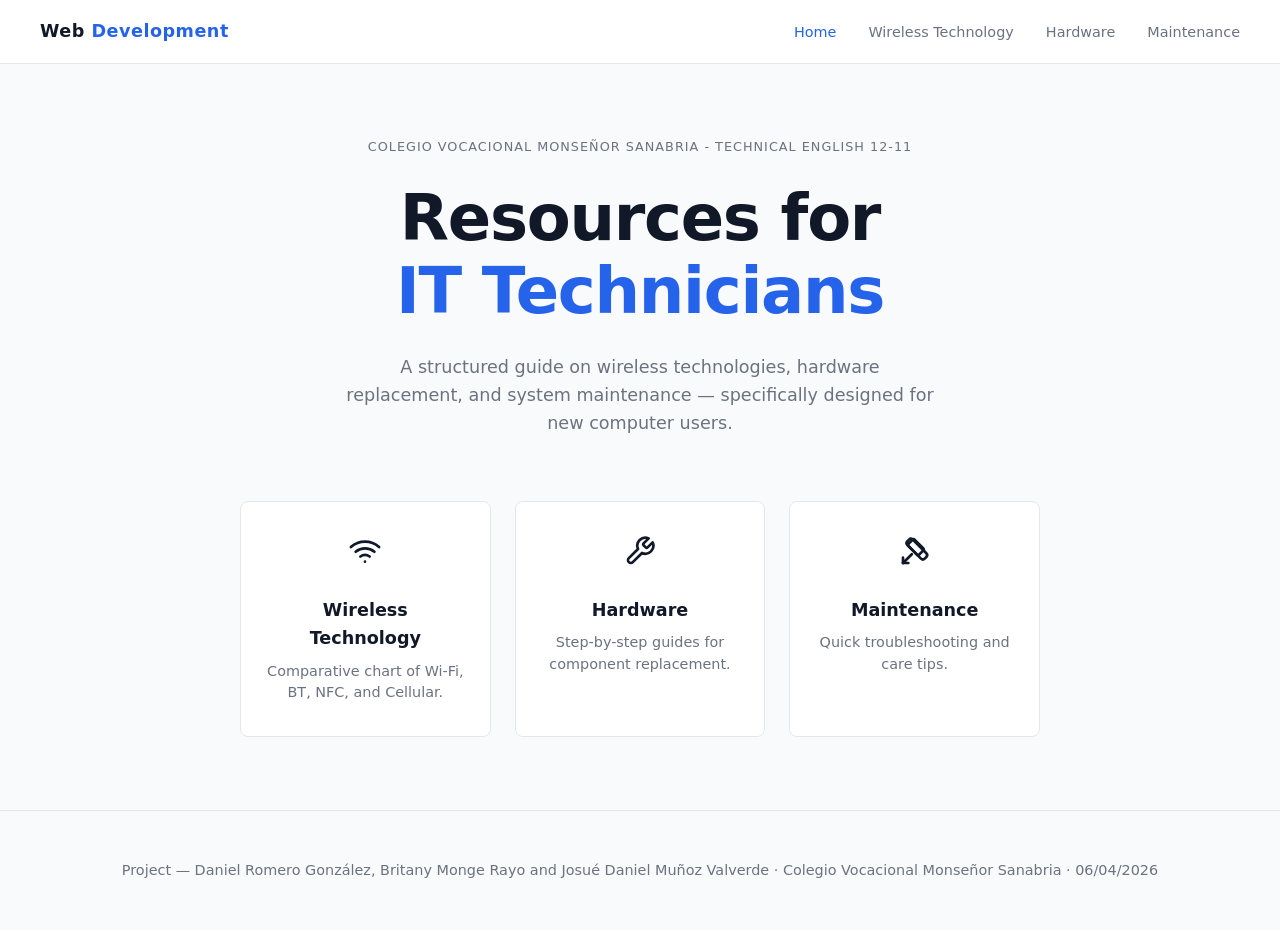
<file: index.html>
<!DOCTYPE html>
<html lang="en">

<head>
  <meta charset="UTF-8" />
  <meta name="viewport" content="width=device-width, initial-scale=1.0" />
  <meta name="description"
    content="IT Technician Resource Hub — A professional guide for new users covering wireless technology, hardware replacement, and system maintenance." />
  <title>IT Technician Resource Hub</title>
  <link rel="stylesheet" href="css/styles.css" />
</head>

<body>

  <!-- NAVIGATION -->
  <nav class="barra-navegacion">
    <span class="nav-logo">Web <span class="acento">Development</span></span>
    <input type="checkbox" id="nav-toggle" class="nav-toggle">
    <label for="nav-toggle" class="nav-toggle-etiqueta">
      <span></span>
    </label>
    <ul class="nav-enlaces">
      <li><a href="index.html" class="activo">Home</a></li>
      <li><a href="pages/wireless.html">Wireless Technology</a></li>
      <li><a href="pages/hardware.html">Hardware</a></li>
      <li><a href="pages/maintenance.html">Maintenance</a></li>
    </ul>
  </nav>

  <!-- SECTION: HOME (HERO) -->
  <section class="hero">
    <div class="hero-contenido">
      <p class="hero-etiqueta">Colegio Vocacional Monseñor Sanabria - Technical English 12-11</p>
      <h1>Resources for<br /><span class="acento">IT Technicians</span></h1>
      <p class="hero-subtitulo">A structured guide on wireless technologies, hardware replacement, and system
        maintenance — specifically designed for new computer users.</p>

      <!-- NAVIGATION CARDS -->
      <div class="cuadricula-tarjetas">
        <a href="pages/wireless.html" class="tarjeta">
          <div class="tarjeta-icono"><svg width="32" height="32" viewBox="0 0 24 24" fill="none" stroke="currentColor" stroke-width="2" stroke-linecap="round" stroke-linejoin="round"><path d="M5 12.55a11 11 0 0 1 14.08 0"></path><path d="M1.42 9a16 16 0 0 1 21.16 0"></path><path d="M8.53 16.11a6 6 0 0 1 6.95 0"></path><line x1="12" y1="20" x2="12.01" y2="20"></line></svg></div>
          <h3>Wireless Technology</h3>
          <p>Comparative chart of Wi-Fi, BT, NFC, and Cellular.</p>
        </a>
        <a href="pages/hardware.html" class="tarjeta">
          <div class="tarjeta-icono"><svg width="32" height="32" viewBox="0 0 24 24" fill="none" stroke="currentColor" stroke-width="2" stroke-linecap="round" stroke-linejoin="round"><path d="M14.7 6.3a1 1 0 0 0 0 1.4l1.6 1.6a1 1 0 0 0 1.4 0l3.77-3.77a6 6 0 0 1-7.94 7.94l-6.91 6.91a2.12 2.12 0 0 1-3-3l6.91-6.91a6 6 0 0 1 7.94-7.94l-3.76 3.76z"></path></svg></div>
          <h3>Hardware</h3>
          <p>Step-by-step guides for component replacement.</p>
        </a>
        <a href="pages/maintenance.html" class="tarjeta">
          <div class="tarjeta-icono"><svg width="32" height="32" viewBox="0 0 24 24" fill="none" stroke="currentColor" stroke-width="2" stroke-linecap="round" stroke-linejoin="round"><path d="m10.3 3.5-3.3 3.3a1 1 0 0 0 0 1.4l6.6 6.6a1 1 0 0 0 1.4 0l3.3-3.3a1 1 0 0 0 0-1.4l-6.6-6.6a1 1 0 0 0-1.4 0Z"/><path d="m10.3 3.5 10.2 10.2a2 2 0 0 1 0 2.8l-1.2 1.2a2 2 0 0 1-2.8 0L6.3 7.5a2 2 0 0 1 0-2.8l1.2-1.2a2 2 0 0 1 2.8 0Z"/><path d="m3 21 6.6-6.6"/><path d="M3 21v-4"/><path d="M3 21h4"/></svg></div>
          <h3>Maintenance</h3>
          <p>Quick troubleshooting and care tips.</p>
        </a>
      </div>
    </div>
  </section>

  <!-- FOOTER -->
  <footer class="pie-pagina">
    <p>Project &mdash; Daniel Romero González, Britany Monge Rayo and Josué Daniel Muñoz Valverde · Colegio Vocacional Monseñor
      Sanabria · 06/04/2026</p>
  </footer>

</body>

</html>
</file>
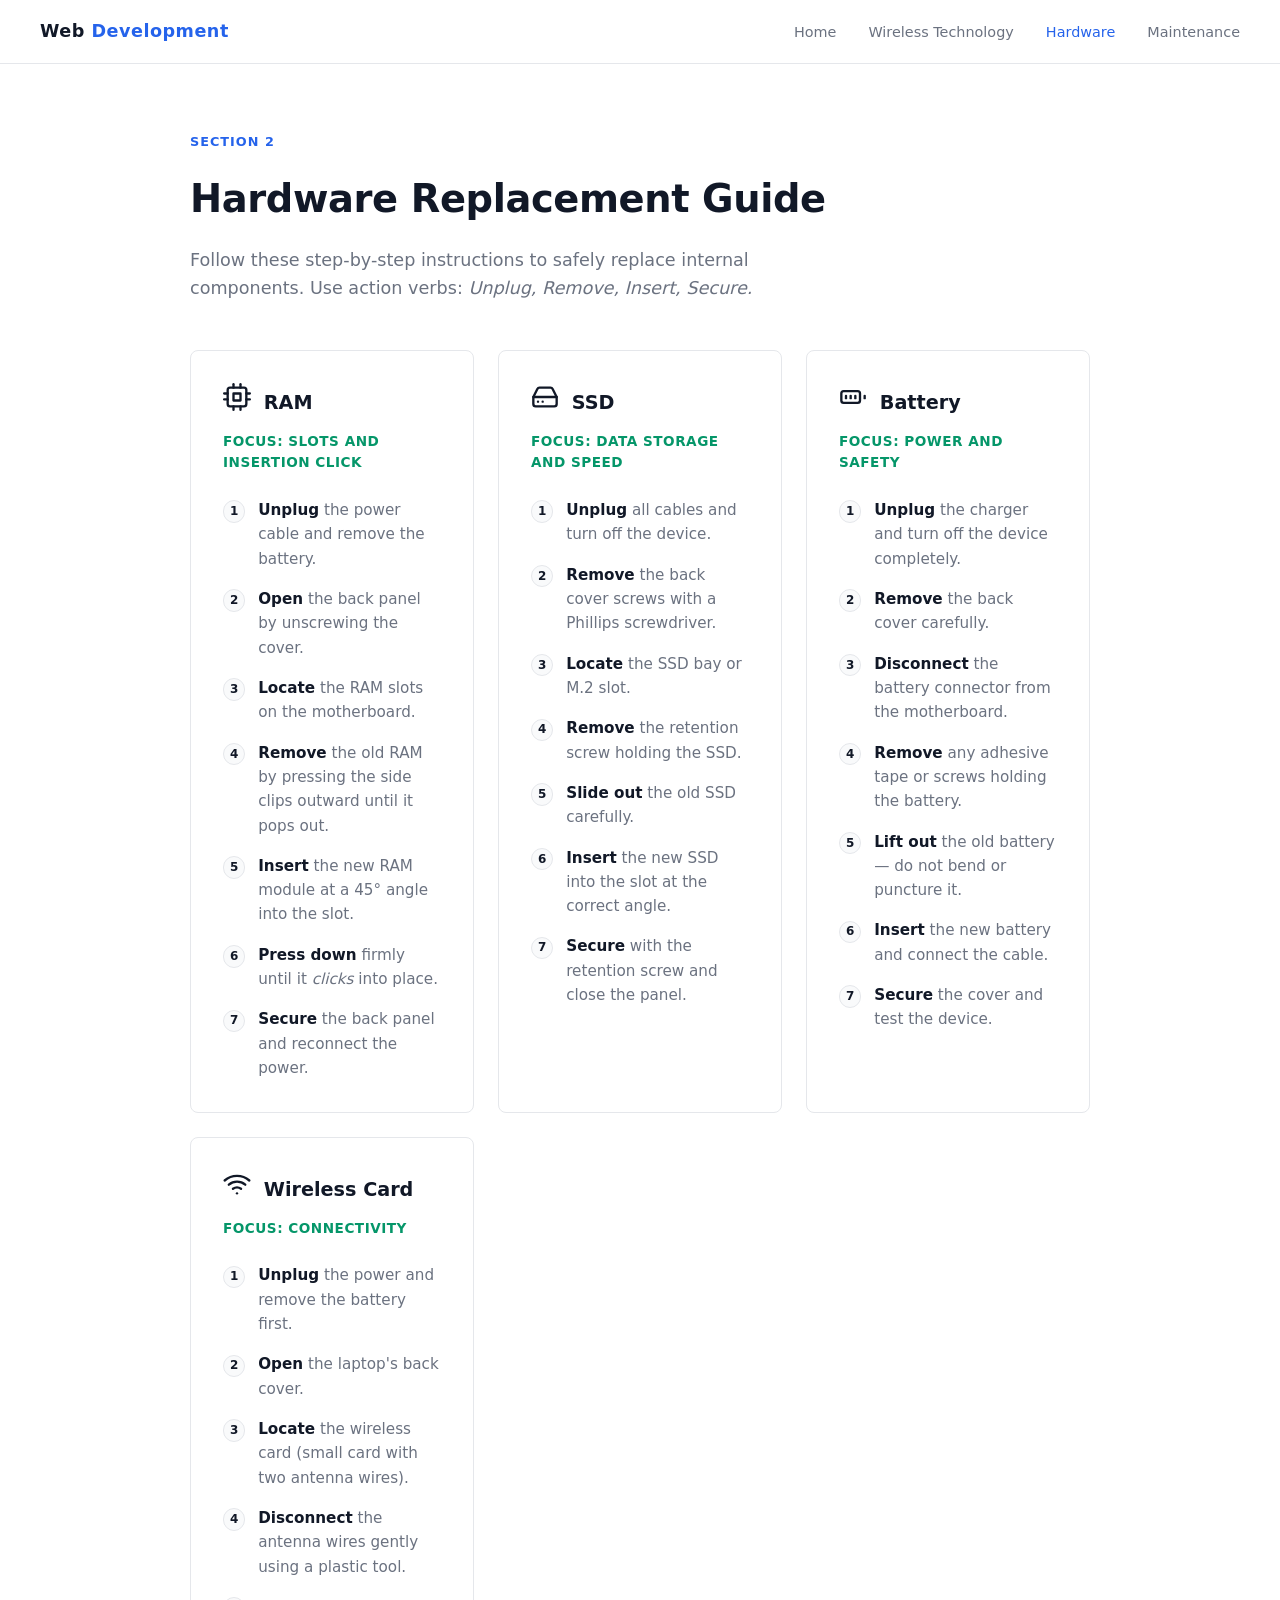
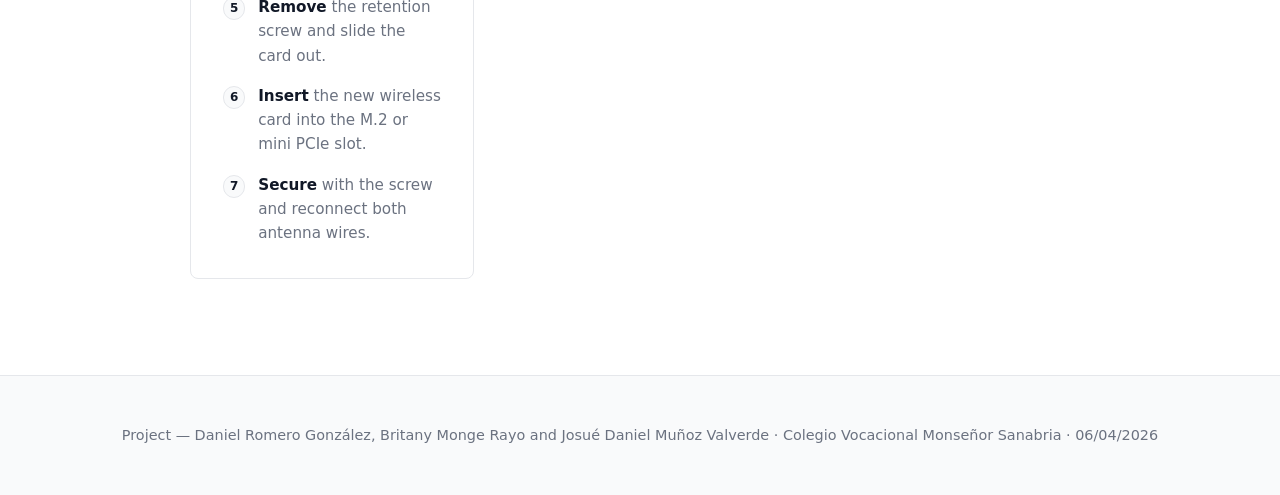
<file: pages/hardware.html>
<!DOCTYPE html>
<html lang="en">

<head>
  <meta charset="UTF-8" />
  <meta name="viewport" content="width=device-width, initial-scale=1.0" />
  <title>Hardware Replacement - School Project</title>
  <link rel="stylesheet" href="../css/styles.css" />
</head>

<body>

  <!-- NAVIGATION -->
  <nav class="barra-navegacion">
    <span class="nav-logo">Web <span class="acento">Development</span></span>
    <input type="checkbox" id="nav-toggle" class="nav-toggle">
    <label for="nav-toggle" class="nav-toggle-etiqueta">
      <span></span>
    </label>
    <ul class="nav-enlaces">
      <li><a href="../index.html">Home</a></li>
      <li><a href="wireless.html">Wireless Technology</a></li>
      <li><a href="hardware.html" class="activo">Hardware</a></li>
      <li><a href="maintenance.html">Maintenance</a></li>
    </ul>
  </nav>

  <!-- SECTION: HARDWARE REPLACEMENT -->
  <section class="seccion seccion-hardware" style="min-height: calc(100vh - 84px); padding-top: 8rem;">
    <div class="seccion-interna">
      <span class="seccion-etiqueta">Section 2</span>
      <h2>Hardware Replacement Guide</h2>
      <p class="seccion-subtitulo">Follow these step-by-step instructions to safely replace internal components. Use action verbs: <em>Unplug, Remove, Insert, Secure.</em></p>

      <div class="cuadricula-hw">

        <!-- RAM -->
        <div class="tarjeta-hw">
          <div class="encabezado-hw">
            <span class="icono-hw"><svg width="28" height="28" viewBox="0 0 24 24" fill="none" stroke="currentColor" stroke-width="2" stroke-linecap="round" stroke-linejoin="round"><rect x="4" y="4" width="16" height="16" rx="2" ry="2"></rect><rect x="9" y="9" width="6" height="6"></rect><line x1="9" y1="1" x2="9" y2="4"></line><line x1="15" y1="1" x2="15" y2="4"></line><line x1="9" y1="20" x2="9" y2="23"></line><line x1="15" y1="20" x2="15" y2="23"></line><line x1="20" y1="9" x2="23" y2="9"></line><line x1="20" y1="14" x2="23" y2="14"></line><line x1="1" y1="9" x2="4" y2="9"></line><line x1="1" y1="14" x2="4" y2="14"></line></svg></span>
            <h3>RAM</h3>
          </div>
          <p class="enfoque-hw">Focus: Slots and insertion click</p>
          <ol class="pasos">
            <li><strong>Unplug</strong> the power cable and remove the battery.</li>
            <li><strong>Open</strong> the back panel by unscrewing the cover.</li>
            <li><strong>Locate</strong> the RAM slots on the motherboard.</li>
            <li><strong>Remove</strong> the old RAM by pressing the side clips outward until it pops out.</li>
            <li><strong>Insert</strong> the new RAM module at a 45° angle into the slot.</li>
            <li><strong>Press down</strong> firmly until it <em>clicks</em> into place.</li>
            <li><strong>Secure</strong> the back panel and reconnect the power.</li>
          </ol>
        </div>

        <!-- SSD -->
        <div class="tarjeta-hw">
          <div class="encabezado-hw">
            <span class="icono-hw"><svg width="28" height="28" viewBox="0 0 24 24" fill="none" stroke="currentColor" stroke-width="2" stroke-linecap="round" stroke-linejoin="round"><line x1="22" y1="12" x2="2" y2="12"></line><path d="M5.45 5.11 2 12v6a2 2 0 0 0 2 2h16a2 2 0 0 0 2-2v-6l-3.45-6.89A2 2 0 0 0 16.76 4H7.24a2 2 0 0 0-1.79 1.11z"></path><line x1="6" y1="16" x2="6.01" y2="16"></line><line x1="10" y1="16" x2="10.01" y2="16"></line></svg></span>
            <h3>SSD</h3>
          </div>
          <p class="enfoque-hw">Focus: Data storage and speed</p>
          <ol class="pasos">
            <li><strong>Unplug</strong> all cables and turn off the device.</li>
            <li><strong>Remove</strong> the back cover screws with a Phillips screwdriver.</li>
            <li><strong>Locate</strong> the SSD bay or M.2 slot.</li>
            <li><strong>Remove</strong> the retention screw holding the SSD.</li>
            <li><strong>Slide out</strong> the old SSD carefully.</li>
            <li><strong>Insert</strong> the new SSD into the slot at the correct angle.</li>
            <li><strong>Secure</strong> with the retention screw and close the panel.</li>
          </ol>
        </div>

        <!-- Battery -->
        <div class="tarjeta-hw">
          <div class="encabezado-hw">
            <span class="icono-hw"><svg width="28" height="28" viewBox="0 0 24 24" fill="none" stroke="currentColor" stroke-width="2" stroke-linecap="round" stroke-linejoin="round"><rect x="2" y="7" width="16" height="10" rx="2" ry="2"></rect><line x1="22" y1="11" x2="22" y2="13"></line><line x1="6" y1="11" x2="6" y2="13"></line><line x1="10" y1="11" x2="10" y2="13"></line><line x1="14" y1="11" x2="14" y2="13"></line></svg></span>
            <h3>Battery</h3>
          </div>
          <p class="enfoque-hw">Focus: Power and safety</p>
          <ol class="pasos">
            <li><strong>Unplug</strong> the charger and turn off the device completely.</li>
            <li><strong>Remove</strong> the back cover carefully.</li>
            <li><strong>Disconnect</strong> the battery connector from the motherboard.</li>
            <li><strong>Remove</strong> any adhesive tape or screws holding the battery.</li>
            <li><strong>Lift out</strong> the old battery — do not bend or puncture it.</li>
            <li><strong>Insert</strong> the new battery and connect the cable.</li>
            <li><strong>Secure</strong> the cover and test the device.</li>
          </ol>
        </div>

        <!-- Wireless Card -->
        <div class="tarjeta-hw">
          <div class="encabezado-hw">
            <span class="icono-hw"><svg width="28" height="28" viewBox="0 0 24 24" fill="none" stroke="currentColor" stroke-width="2" stroke-linecap="round" stroke-linejoin="round"><path d="M5 12.55a11 11 0 0 1 14.08 0"></path><path d="M1.42 9a16 16 0 0 1 21.16 0"></path><path d="M8.53 16.11a6 6 0 0 1 6.95 0"></path><line x1="12" y1="20" x2="12.01" y2="20"></line></svg></span>
            <h3>Wireless Card</h3>
          </div>
          <p class="enfoque-hw">Focus: Connectivity</p>
          <ol class="pasos">
            <li><strong>Unplug</strong> the power and remove the battery first.</li>
            <li><strong>Open</strong> the laptop's back cover.</li>
            <li><strong>Locate</strong> the wireless card (small card with two antenna wires).</li>
            <li><strong>Disconnect</strong> the antenna wires gently using a plastic tool.</li>
            <li><strong>Remove</strong> the retention screw and slide the card out.</li>
            <li><strong>Insert</strong> the new wireless card into the M.2 or mini PCIe slot.</li>
            <li><strong>Secure</strong> with the screw and reconnect both antenna wires.</li>
          </ol>
        </div>

      </div>
    </div>
  </section>

  <!-- FOOTER -->
  <footer class="pie-pagina">
    <p>Project &mdash; Daniel Romero González, Britany Monge Rayo and Josué Daniel Muñoz Valverde · Colegio Vocacional Monseñor Sanabria · 06/04/2026</p>
  </footer>

</body>

</html>
</file>
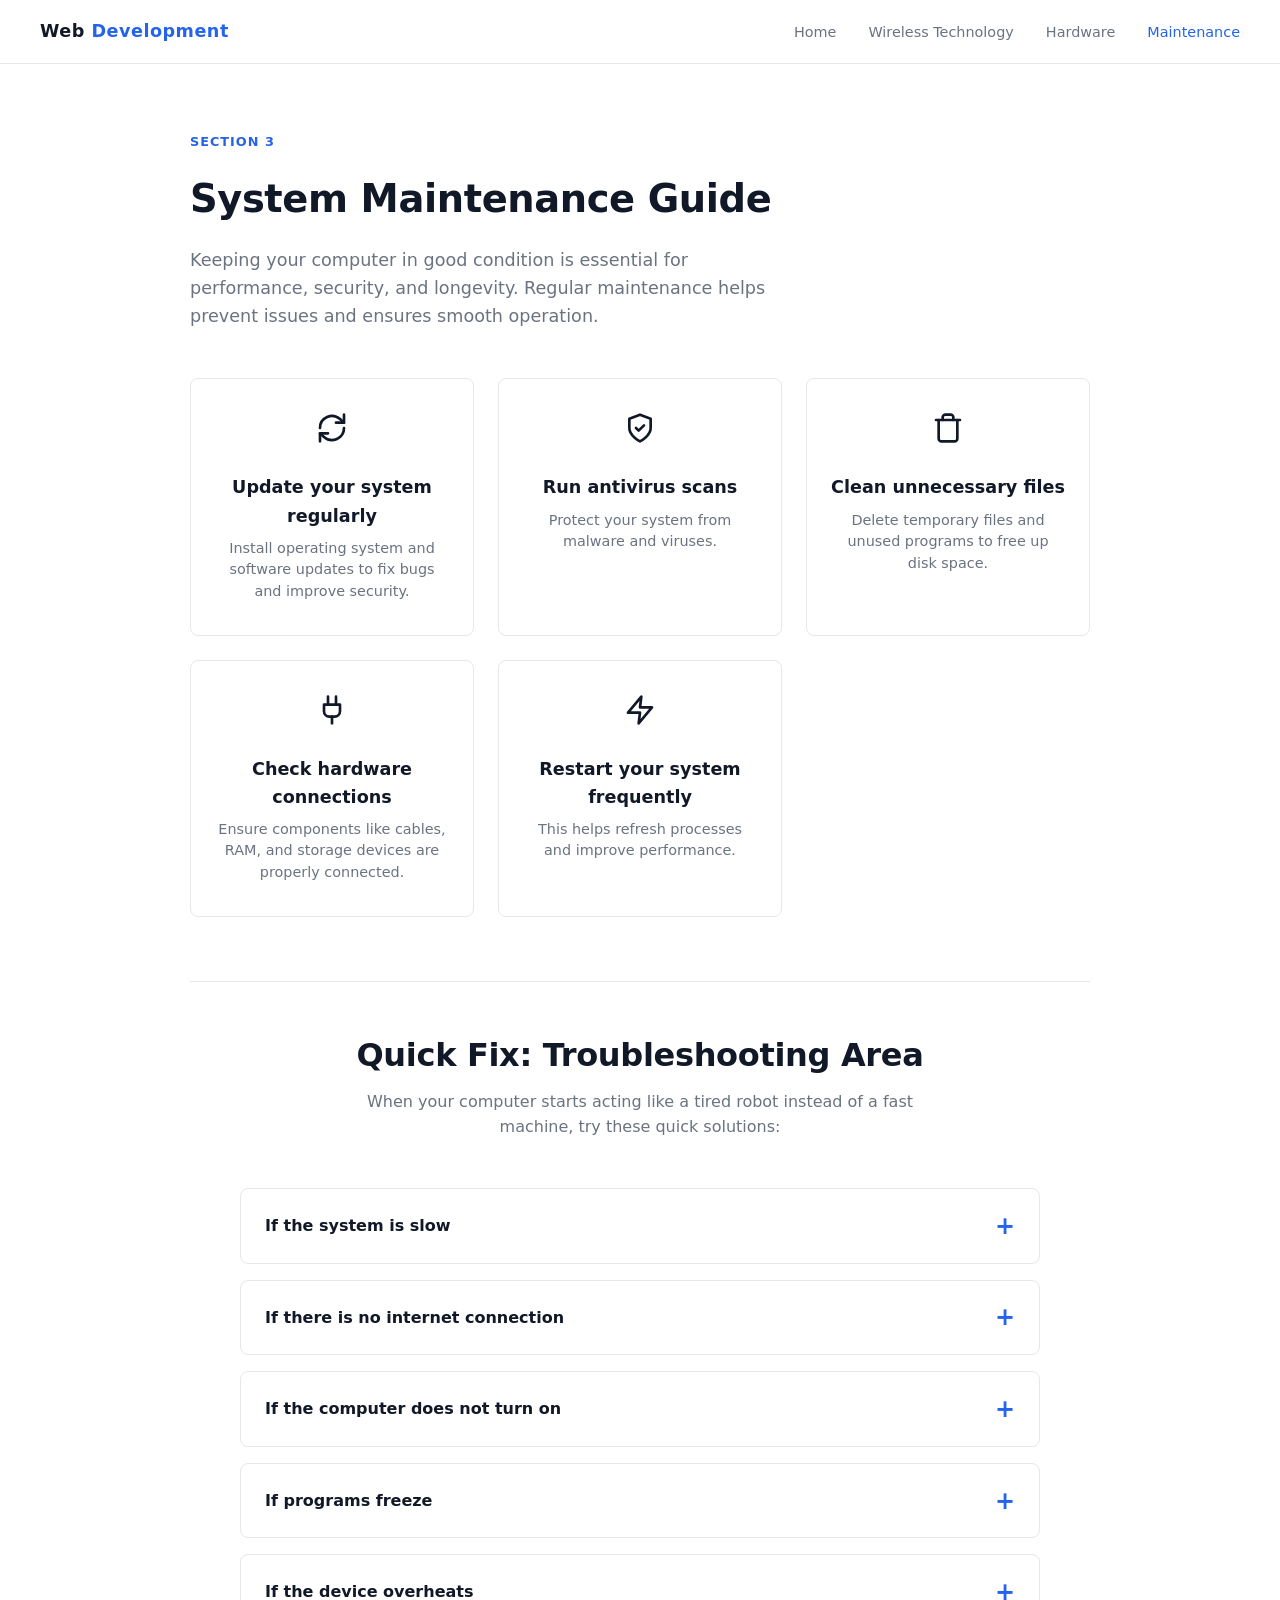
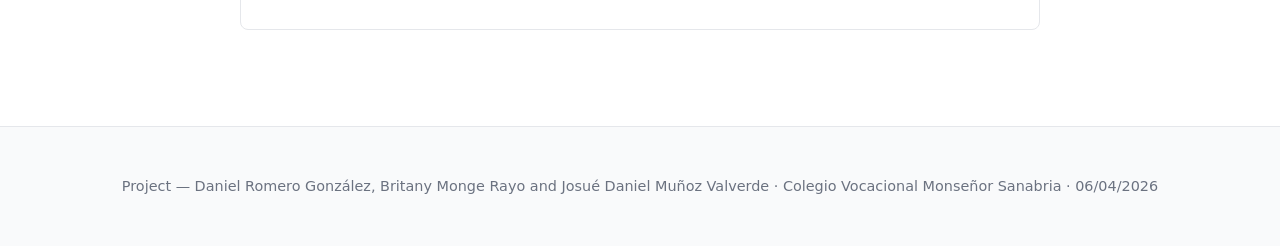
<file: pages/maintenance.html>
<!DOCTYPE html>
<html lang="en">

<head>
  <meta charset="UTF-8" />
  <meta name="viewport" content="width=device-width, initial-scale=1.0" />
  <title>System Maintenance - School Project</title>
  <link rel="stylesheet" href="../css/styles.css" />
</head>

<body>

  <!-- NAVIGATION -->
  <nav class="barra-navegacion">
    <span class="nav-logo">Web <span class="acento">Development</span></span>
    <input type="checkbox" id="nav-toggle" class="nav-toggle">
    <label for="nav-toggle" class="nav-toggle-etiqueta">
      <span></span>
    </label>
    <ul class="nav-enlaces">
      <li><a href="../index.html">Home</a></li>
      <li><a href="wireless.html">Wireless Technology</a></li>
      <li><a href="hardware.html">Hardware</a></li>
      <li><a href="maintenance.html" class="activo">Maintenance</a></li>
    </ul>
  </nav>

  <!-- SECTION: MAINTENANCE -->
  <section class="seccion seccion-mantenimiento" style="min-height: calc(100vh - 84px); padding-top: 8rem;">
    <div class="seccion-interna">
      <span class="seccion-etiqueta">Section 3</span>
      <h2>System Maintenance Guide</h2>
      <p class="seccion-subtitulo">
        Keeping your computer in good condition is essential for performance, security, and longevity. Regular maintenance helps prevent issues and ensures smooth operation.
      </p>

      <!-- REGULAR MAINTENANCE (ARREGLO ESTILO TARJETAS O LISTA ATRACTIVA) -->
      <div class="cuadricula-tarjetas" style="margin-bottom: 4rem;">
        <div class="tarjeta">
          <div class="tarjeta-icono"><svg width="32" height="32" viewBox="0 0 24 24" fill="none" stroke="currentColor" stroke-width="2" stroke-linecap="round" stroke-linejoin="round"><path d="M21 2v6h-6"></path><path d="M3 12a9 9 0 0 1 15-6.7L21 8"></path><path d="M3 22v-6h6"></path><path d="M21 12a9 9 0 0 1-15 6.7L3 16"></path></svg></div>
          <h3>Update your system regularly</h3>
          <p>Install operating system and software updates to fix bugs and improve security.</p>
        </div>
        <div class="tarjeta">
          <div class="tarjeta-icono"><svg width="32" height="32" viewBox="0 0 24 24" fill="none" stroke="currentColor" stroke-width="2" stroke-linecap="round" stroke-linejoin="round"><path d="M12 22s8-4 8-10V5l-8-3-8 3v7c0 6 8 10 8 10z"></path><path d="m9 12 2 2 4-4"></path></svg></div>
          <h3>Run antivirus scans</h3>
          <p>Protect your system from malware and viruses.</p>
        </div>
        <div class="tarjeta">
          <div class="tarjeta-icono"><svg width="32" height="32" viewBox="0 0 24 24" fill="none" stroke="currentColor" stroke-width="2" stroke-linecap="round" stroke-linejoin="round"><path d="M3 6h18"/><path d="M19 6v14c0 1-1 2-2 2H7c-1 0-2-1-2-2V6"/><path d="M8 6V4c0-1 1-2 2-2h4c1 0 2 1 2 2v2"/></svg></div>
          <h3>Clean unnecessary files</h3>
          <p>Delete temporary files and unused programs to free up disk space.</p>
        </div>
        <div class="tarjeta">
          <div class="tarjeta-icono"><svg width="32" height="32" viewBox="0 0 24 24" fill="none" stroke="currentColor" stroke-width="2" stroke-linecap="round" stroke-linejoin="round"><path d="M12 22v-5"/><path d="M9 8V2"/><path d="M15 8V2"/><path d="M18 8v5a4 4 0 0 1-4 4h-4a4 4 0 0 1-4-4V8Z"/></svg></div>
          <h3>Check hardware connections</h3>
          <p>Ensure components like cables, RAM, and storage devices are properly connected.</p>
        </div>
        <div class="tarjeta">
          <div class="tarjeta-icono"><svg width="32" height="32" viewBox="0 0 24 24" fill="none" stroke="currentColor" stroke-width="2" stroke-linecap="round" stroke-linejoin="round"><path d="M13 2L3 14h9l-1 8 10-12h-9l1-8z"></path></svg></div>
          <h3>Restart your system frequently</h3>
          <p>This helps refresh processes and improve performance.</p>
        </div>
      </div>

      <!-- FAQ SECTION (PREGUNTAS FRECUENTES STYLE) -->
      <div class="faq-seccion">
        <div class="faq-encabezado">
          <h2>Quick Fix: Troubleshooting Area</h2>
          <p>When your computer starts acting like a tired robot instead of a fast machine, try these quick solutions:</p>
        </div>

        <div class="faq-lista">
          
          <details class="faq-item">
            <summary class="faq-pregunta">
              <span>If the system is slow</span>
              <span class="faq-icono">+</span>
            </summary>
            <div class="faq-respuesta">
              <p>→ Free up disk space and close unnecessary programs.</p>
            </div>
          </details>

          <details class="faq-item">
            <summary class="faq-pregunta">
              <span>If there is no internet connection</span>
              <span class="faq-icono">+</span>
            </summary>
            <div class="faq-respuesta">
              <p>→ Restart the router and check the wireless connection.</p>
            </div>
          </details>

          <details class="faq-item">
            <summary class="faq-pregunta">
              <span>If the computer does not turn on</span>
              <span class="faq-icono">+</span>
            </summary>
            <div class="faq-respuesta">
              <p>→ Check the power cable and battery.</p>
            </div>
          </details>

          <details class="faq-item">
            <summary class="faq-pregunta">
              <span>If programs freeze</span>
              <span class="faq-icono">+</span>
            </summary>
            <div class="faq-respuesta">
              <p>→ Restart the system or force close the application.</p>
            </div>
          </details>

          <details class="faq-item">
            <summary class="faq-pregunta">
              <span>If the device overheats</span>
              <span class="faq-icono">+</span>
            </summary>
            <div class="faq-respuesta">
              <p>→ Clean air vents and ensure proper ventilation.</p>
            </div>
          </details>

        </div>
      </div>

    </div>
  </section>

  <!-- FOOTER -->
  <footer class="pie-pagina">
    <p>Project &mdash; Daniel Romero González, Britany Monge Rayo and Josué Daniel Muñoz Valverde · Colegio Vocacional Monseñor Sanabria · 06/04/2026</p>
  </footer>

</body>

</html>
</file>
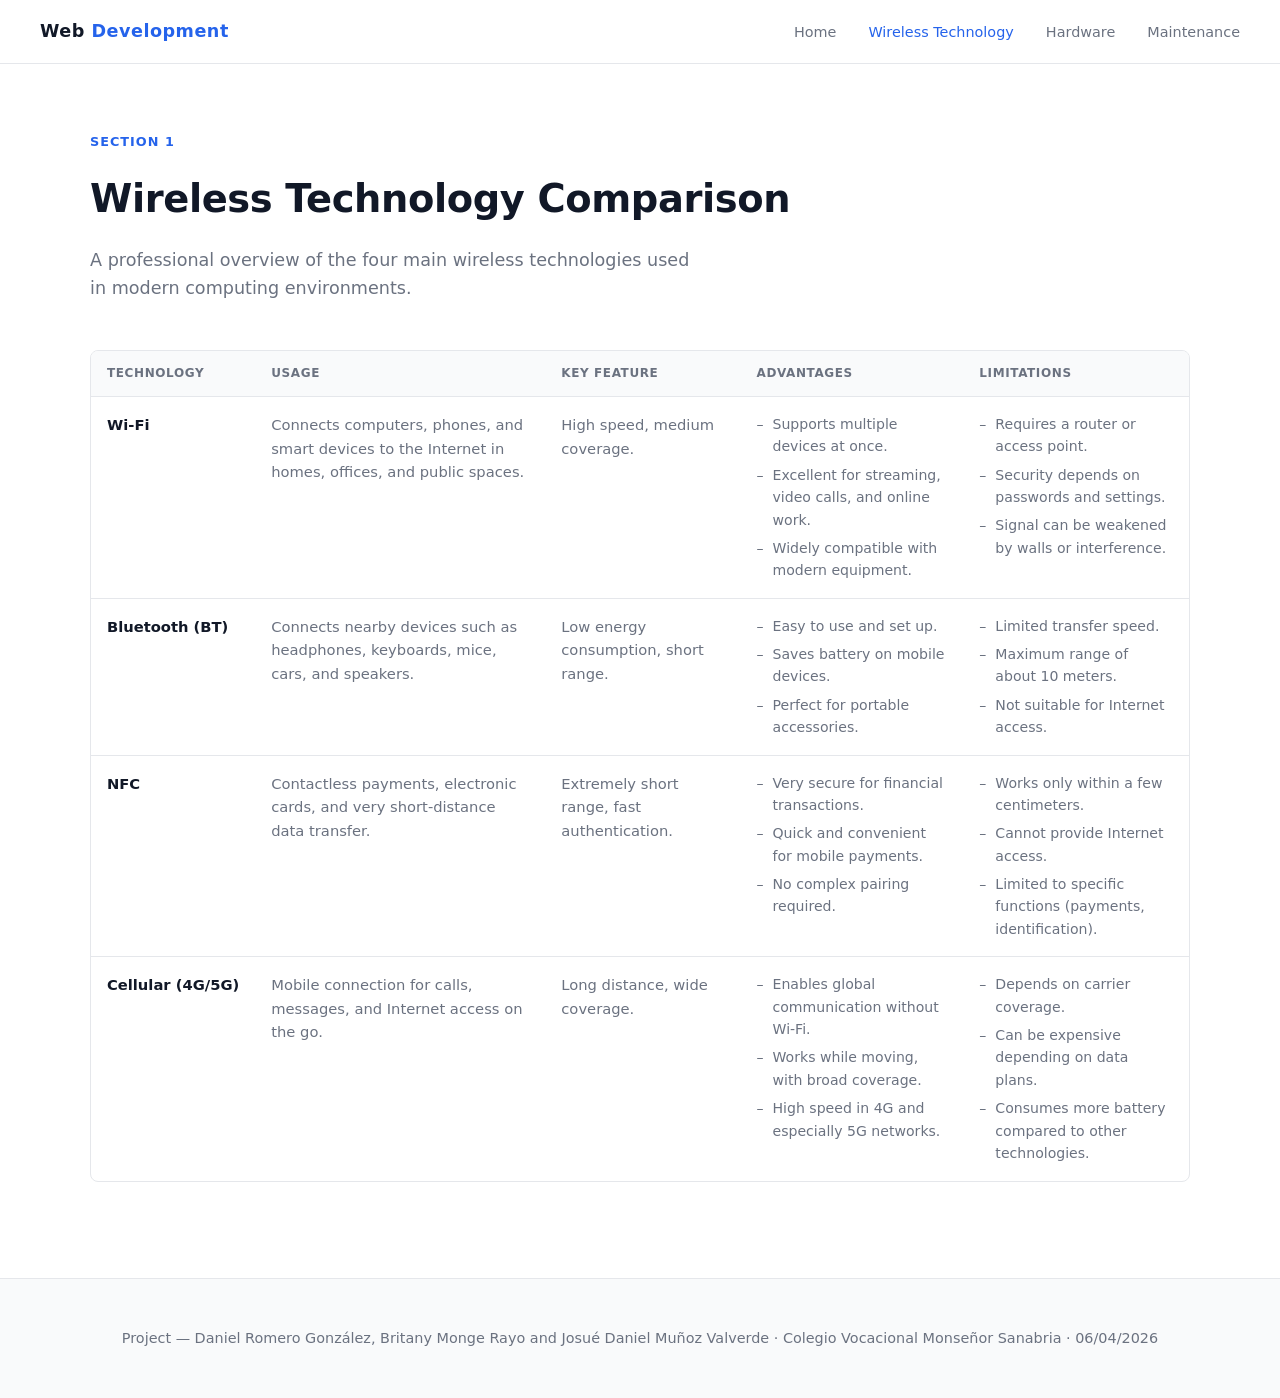
<file: pages/wireless.html>
<!DOCTYPE html>
<html lang="en">

<head>
  <meta charset="UTF-8" />
  <meta name="viewport" content="width=device-width, initial-scale=1.0" />
  <meta name="description"
    content="Wireless Technology Comparison — A professional overview of Wi-Fi, Bluetooth, NFC, and Cellular technologies for IT Technicians." />
  <title>Wireless Technology - School Project</title>
  <link rel="stylesheet" href="../css/styles.css" />
</head>

<body>

  <!-- NAVIGATION -->
  <nav class="barra-navegacion">
    <span class="nav-logo">Web <span class="acento">Development</span></span>
    <input type="checkbox" id="nav-toggle" class="nav-toggle">
    <label for="nav-toggle" class="nav-toggle-etiqueta">
      <span></span>
    </label>
    <ul class="nav-enlaces">
      <li><a href="../index.html">Home</a></li>
      <li><a href="wireless.html" class="activo">Wireless Technology</a></li>
      <li><a href="hardware.html">Hardware</a></li>
      <li><a href="maintenance.html">Maintenance</a></li>
    </ul>
  </nav>

  <!-- SECTION 1: WIRELESS TECHNOLOGY -->
  <section class="seccion seccion-wireless" style="min-height: calc(100vh - 84px); padding-top: 8rem;">
    <div class="seccion-interna seccion-interna--wide">
      <span class="seccion-etiqueta">Section 1</span>
      <h2>Wireless Technology Comparison</h2>
      <p class="seccion-subtitulo">A professional overview of the four main wireless technologies used in modern computing environments.</p>

      <div class="tabla-wrapper">
        <table class="tabla-comparativa">
          <thead>
            <tr>
              <th>Technology</th>
              <th>Usage</th>
              <th>Key Feature</th>
              <th>Advantages</th>
              <th>Limitations</th>
            </tr>
          </thead>
          <tbody>

            <!-- Wi-Fi -->
            <tr>
              <td class="tech-nombre" data-label="Technology">Wi-Fi</td>
              <td data-label="Usage">Connects computers, phones, and smart devices to the Internet in homes, offices, and public spaces.</td>
              <td data-label="Key Feature">High speed, medium coverage.</td>
              <td data-label="Advantages">
                <ul class="lista-tabla">
                  <li>Supports multiple devices at once.</li>
                  <li>Excellent for streaming, video calls, and online work.</li>
                  <li>Widely compatible with modern equipment.</li>
                </ul>
              </td>
              <td data-label="Limitations">
                <ul class="lista-tabla">
                  <li>Requires a router or access point.</li>
                  <li>Security depends on passwords and settings.</li>
                  <li>Signal can be weakened by walls or interference.</li>
                </ul>
              </td>
            </tr>

            <!-- Bluetooth -->
            <tr>
              <td class="tech-nombre" data-label="Technology">Bluetooth (BT)</td>
              <td data-label="Usage">Connects nearby devices such as headphones, keyboards, mice, cars, and speakers.</td>
              <td data-label="Key Feature">Low energy consumption, short range.</td>
              <td data-label="Advantages">
                <ul class="lista-tabla">
                  <li>Easy to use and set up.</li>
                  <li>Saves battery on mobile devices.</li>
                  <li>Perfect for portable accessories.</li>
                </ul>
              </td>
              <td data-label="Limitations">
                <ul class="lista-tabla">
                  <li>Limited transfer speed.</li>
                  <li>Maximum range of about 10 meters.</li>
                  <li>Not suitable for Internet access.</li>
                </ul>
              </td>
            </tr>

            <!-- NFC -->
            <tr>
              <td class="tech-nombre" data-label="Technology">NFC</td>
              <td data-label="Usage">Contactless payments, electronic cards, and very short-distance data transfer.</td>
              <td data-label="Key Feature">Extremely short range, fast authentication.</td>
              <td data-label="Advantages">
                <ul class="lista-tabla">
                  <li>Very secure for financial transactions.</li>
                  <li>Quick and convenient for mobile payments.</li>
                  <li>No complex pairing required.</li>
                </ul>
              </td>
              <td data-label="Limitations">
                <ul class="lista-tabla">
                  <li>Works only within a few centimeters.</li>
                  <li>Cannot provide Internet access.</li>
                  <li>Limited to specific functions (payments, identification).</li>
                </ul>
              </td>
            </tr>

            <!-- Cellular -->
            <tr>
              <td class="tech-nombre" data-label="Technology">Cellular (4G/5G)</td>
              <td data-label="Usage">Mobile connection for calls, messages, and Internet access on the go.</td>
              <td data-label="Key Feature">Long distance, wide coverage.</td>
              <td data-label="Advantages">
                <ul class="lista-tabla">
                  <li>Enables global communication without Wi-Fi.</li>
                  <li>Works while moving, with broad coverage.</li>
                  <li>High speed in 4G and especially 5G networks.</li>
                </ul>
              </td>
              <td data-label="Limitations">
                <ul class="lista-tabla">
                  <li>Depends on carrier coverage.</li>
                  <li>Can be expensive depending on data plans.</li>
                  <li>Consumes more battery compared to other technologies.</li>
                </ul>
              </td>
            </tr>

          </tbody>
        </table>
      </div>
    </div>
  </section>

  <!-- FOOTER -->
  <footer class="pie-pagina">
    <p>Project &mdash; Daniel Romero González, Britany Monge Rayo and Josué Daniel Muñoz Valverde · Colegio Vocacional Monseñor Sanabria · 06/04/2026</p>
  </footer>

</body>

</html>
</file>
<file: css/styles.css>
/* ── RESET & BASE ─────────────────────────────── */
*,
*::before,
*::after {
  box-sizing: border-box;
  margin: 0;
  padding: 0;
}

:root {
  --bg: #ffffff;
  --superficie: #f9fafb;
  --tarjeta: #ffffff;
  --borde: #e5e7eb;
  --acento: #2563eb;
  --acento2: #059669;
  --texto: #111827;
  --atenuado: #6b7280;
  --radio: 8px;
  --fuente: 'cambria', system-ui, sans-serif;
}

html {
  scroll-behavior: smooth;
}

body {
  background: var(--bg);
  color: var(--texto);
  font-family: var(--fuente);
  font-size: 16px;
  line-height: 1.6;
}

a {
  color: inherit;
  text-decoration: none;
}

/* ── BARRA DE NAVEGACIÓN ───────────────────────── */
.barra-navegacion {
  position: fixed;
  top: 0;
  left: 0;
  right: 0;
  z-index: 100;
  display: flex;
  align-items: center;
  justify-content: space-between;
  padding: 0 2.5rem;
  height: 64px;
  background: rgba(255, 255, 255, 0.95);
  backdrop-filter: blur(8px);
  border-bottom: 1px solid var(--borde);
}

.nav-logo {
  font-size: 1.1rem;
  font-weight: 700;
  letter-spacing: 0.5px;
}

.nav-enlaces {
  list-style: none;
  display: flex;
  gap: 2rem;
}

.nav-enlaces a {
  font-size: 0.9rem;
  color: var(--atenuado);
  transition: all 0.2s;
  font-weight: 500;
}

.nav-enlaces a:hover,
.nav-enlaces a.activo {
  color: var(--acento);
}

/* ── INTERRUPTOR DE NAVEGACIÓN ────────────────────── */
.nav-toggle {
  display: none;
}

.nav-toggle-etiqueta {
  display: none;
  cursor: pointer;
  z-index: 1001;
  padding: 0.5rem;
  margin-right: -0.5rem;
}

.nav-toggle-etiqueta span,
.nav-toggle-etiqueta span::before,
.nav-toggle-etiqueta span::after {
  display: block;
  background: var(--texto);
  height: 2px;
  width: 22px;
  border-radius: 2px;
  position: relative;
  transition: all 0.3s cubic-bezier(0.4, 0, 0.2, 1);
}

.nav-toggle-etiqueta span::before,
.nav-toggle-etiqueta span::after {
  content: '';
  position: absolute;
}

.nav-toggle-etiqueta span::before {
  top: -7px;
  width: 100%;
}

.nav-toggle-etiqueta span::after {
  bottom: -7px;
  width: 100%;
}

/* ANIMACIÓN DEL INTERRUPTOR */
.nav-toggle:checked~.nav-toggle-etiqueta span {
  background: transparent;
}

.nav-toggle:checked~.nav-toggle-etiqueta span::before {
  transform: rotate(45deg);
  top: 0;
}

.nav-toggle:checked~.nav-toggle-etiqueta span::after {
  transform: rotate(-45deg);
  bottom: 0;
}

/* ── COLOR DE ACENTO ───────────────────────────── */
.acento {
  color: var(--acento);
}

/* ── HERO ─────────────────────────────────────── */
.hero {
  min-height: 90vh;
  display: flex;
  align-items: center;
  justify-content: center;
  padding: 8rem 2rem 4rem;
  background: var(--superficie);
  text-align: center;
}

.hero-contenido {
  max-width: 800px;
  width: 100%;
  margin: 0 auto;
  display: flex;
  flex-direction: column;
  align-items: center;
}

.hero-etiqueta {
  font-size: 0.8rem;
  letter-spacing: 1px;
  text-transform: uppercase;
  color: var(--atenuado);
  margin-bottom: 1.5rem;
  font-weight: 500;
}

.hero-contenido h1 {
  font-size: clamp(2.5rem, 5vw, 4rem);
  font-weight: 800;
  line-height: 1.15;
  margin-bottom: 1.5rem;
  letter-spacing: -0.02em;
}

.hero-subtitulo {
  color: var(--atenuado);
  max-width: 600px;
  margin-bottom: 4rem;
  font-size: 1.1rem;
}

/* ── TARJETAS DE INICIO ───────────────────────── */
.cuadricula-tarjetas {
  display: grid;
  grid-template-columns: repeat(auto-fit, minmax(240px, 1fr));
  gap: 1.5rem;
  width: 100%;
}

.tarjeta {
  display: block;
  background: var(--tarjeta);
  border: 1px solid var(--borde);
  border-radius: var(--radio);
  padding: 2rem 1.5rem;
  transition: all 0.2s ease;
  text-align: center;
  align-items: center;
}

.tarjeta:hover {
  border-color: var(--acento);
  box-shadow: 0 4px 12px rgba(0, 0, 0, 0.05);
  transform: translateY(-2px);
}

.tarjeta-icono {
  font-size: 1.8rem;
  margin-bottom: 1rem;
}

.tarjeta h3 {
  font-size: 1.1rem;
  font-weight: 600;
  margin-bottom: 0.5rem;
  color: var(--texto);
}

.tarjeta p {
  font-size: 0.9rem;
  color: var(--atenuado);
  line-height: 1.5;
}

/* ── SECCIONES COMPARTIDAS ─────────────────────── */
.seccion {
  padding: 6rem 2rem;
}

.seccion-interna {
  max-width: 900px;
  margin: 0 auto;
}

.seccion-etiqueta {
  display: inline-block;
  font-size: 0.8rem;
  letter-spacing: 1px;
  text-transform: uppercase;
  color: var(--acento);
  margin-bottom: 1rem;
  font-weight: 600;
}

.seccion-interna h2 {
  font-size: clamp(1.8rem, 3vw, 2.5rem);
  font-weight: 700;
  margin-bottom: 1rem;
  letter-spacing: -0.01em;
}

.seccion-subtitulo {
  color: var(--atenuado);
  font-size: 1.1rem;
  margin-bottom: 3rem;
  max-width: 600px;
}

/* ── SECCIONES DE RELLENO ──────────────────────── */
.seccion-placeholder {
  background: var(--superficie);
  border-top: 1px solid var(--borde);
  border-bottom: 1px solid var(--borde);
}

.proximamente {
  color: var(--atenuado);
  margin-top: 0.5rem;
}

/* ── SECCIÓN DE HARDWARE ───────────────────────── */
.seccion-hardware {
  background: var(--bg);
}

.cuadricula-hw {
  display: grid;
  grid-template-columns: repeat(auto-fit, minmax(280px, 1fr));
  gap: 1.5rem;
}

.tarjeta-hw {
  background: var(--tarjeta);
  border: 1px solid var(--borde);
  border-radius: var(--radio);
  padding: 2rem;
}

.encabezado-hw {
  display: flex;
  align-items: center;
  gap: 0.8rem;
  margin-bottom: 0.5rem;
}

.icono-hw {
  font-size: 1.5rem;
}

.encabezado-hw h3 {
  font-size: 1.2rem;
  font-weight: 600;
}

.enfoque-hw {
  font-size: 0.85rem;
  color: var(--acento2);
  margin-bottom: 1.5rem;
  font-weight: 600;
  text-transform: uppercase;
  letter-spacing: 0.5px;
}

.pasos {
  list-style: none;
  counter-reset: paso;
  display: flex;
  flex-direction: column;
  gap: 1rem;
}

.pasos li {
  counter-increment: paso;
  position: relative;
  padding-left: 2.2rem;
  font-size: 0.95rem;
  color: var(--atenuado);
}

.pasos li strong {
  color: var(--texto);
  font-weight: 600;
}

.pasos li::before {
  content: counter(paso);
  position: absolute;
  left: 0;
  top: 0.15rem;
  width: 1.4rem;
  height: 1.4rem;
  font-size: 0.75rem;
  font-weight: 600;
  background: var(--superficie);
  border: 1px solid var(--borde);
  color: var(--texto);
  border-radius: 50%;
  display: flex;
  align-items: center;
  justify-content: center;
}

/* ── PIE DE PÁGINA ─────────────────────────────── */
.pie-pagina {
  text-align: center;
  padding: 3rem 1rem;
  font-size: 0.9rem;
  color: var(--atenuado);
  border-top: 1px solid var(--borde);
  background: var(--superficie);
}

/* ── SECCIÓN WIRELESS ──────────────────────────── */
.seccion-wireless {
  background: var(--bg);
}

.seccion-interna--wide {
  max-width: 1100px;
}

/* Tabla */
.tabla-wrapper {
  border: 1px solid var(--borde);
  border-radius: var(--radio);
  overflow: hidden;
}

.tabla-comparativa {
  width: 100%;
  border-collapse: collapse;
  font-size: 0.92rem;
}

.tabla-comparativa th {
  padding: 0.8rem 1rem;
  text-align: left;
  font-size: 0.75rem;
  font-weight: 700;
  letter-spacing: 0.6px;
  text-transform: uppercase;
  color: var(--atenuado);
  background: var(--superficie);
  border-bottom: 1px solid var(--borde);
}

.tabla-comparativa td {
  padding: 1rem;
  vertical-align: top;
  border-bottom: 1px solid var(--borde);
  color: var(--atenuado);
  line-height: 1.6;
}

.tabla-comparativa tbody tr:last-child td {
  border-bottom: none;
}

/* Columna Technology */
.tech-nombre {
  font-weight: 700;
  color: var(--texto) !important;
  white-space: nowrap;
}

/* Listas dentro de la tabla */
.lista-tabla {
  list-style: none;
  padding: 0;
  margin: 0;
  display: flex;
  flex-direction: column;
  gap: 0.35rem;
}

.lista-tabla li {
  padding-left: 1rem;
  position: relative;
  font-size: 0.88rem;
}

.lista-tabla li::before {
  content: '–';
  position: absolute;
  left: 0;
  color: var(--atenuado);
}

/* ── SECCIÓN MANTENIMIENTO & FAQ ───────────────── */
.seccion-mantenimiento {
  background: var(--bg);
}

.faq-seccion {
  margin-top: 1rem;
  padding-top: 3rem;
  border-top: 1px solid var(--borde);
}

.faq-encabezado {
  text-align: center;
  margin-bottom: 3rem;
}

.faq-encabezado h2 {
  font-size: 2rem;
  margin-bottom: 0.5rem;
}

.faq-encabezado p {
  color: var(--atenuado);
  max-width: 600px;
  margin: 0 auto;
}

.faq-lista {
  max-width: 800px;
  margin: 0 auto;
  display: flex;
  flex-direction: column;
  gap: 1rem;
}

.faq-item {
  background: var(--tarjeta);
  border: 1px solid var(--borde);
  border-radius: var(--radio);
  overflow: hidden;
  transition: all 0.2s ease;
}

.faq-item:hover {
  border-color: var(--acento);
  box-shadow: 0 4px 12px rgba(0, 0, 0, 0.03);
}

.faq-pregunta {
  padding: 1.5rem;
  font-weight: 600;
  cursor: pointer;
  display: flex;
  justify-content: space-between;
  align-items: center;
  list-style: none; /* remove native arrow */
}

/* hide native arrow in safari/chrome */
.faq-pregunta::-webkit-details-marker {
  display: none;
}
.faq-pregunta::marker {
  display: none;
}

.faq-icono {
  font-size: 1.5rem;
  color: var(--acento);
  transition: transform 0.3s ease;
  line-height: 1;
}

details[open].faq-item .faq-icono {
  transform: rotate(45deg);
}

.faq-respuesta {
  padding: 0 1.5rem 1.5rem;
  color: var(--atenuado);
  font-size: 0.95rem;
  line-height: 1.6;
  margin-top: -0.5rem;
}

/* ── RESPONSIVE ───────────────────────────────── */
@media (max-width: 768px) {
  .barra-navegacion {
    padding: 0 1.5rem;
    height: 72px;
  }

  .nav-toggle-etiqueta {
    display: block;
  }

  .nav-enlaces {
    position: fixed;
    top: 0;
    left: 0;
    right: 0;
    height: 100vh;
    background: #ffffff;
    flex-direction: column;
    align-items: flex-start;
    justify-content: center;
    gap: 1.5rem;
    padding: 2rem 3rem;
    transform: translateX(100%);
    opacity: 0;
    visibility: hidden;
    transition: all 0.5s cubic-bezier(0.16, 1, 0.3, 1);
    z-index: 99;
  }

  .nav-enlaces::before {
    content: "MENU";
    position: absolute;
    top: 100px;
    left: 3rem;
    font-size: 0.75rem;
    font-weight: 700;
    color: var(--atenuado);
    letter-spacing: 2px;
  }

  .nav-enlaces::after {
    content: "© 2026 Colegio Vocacional Monseñor Sanabria";
    position: absolute;
    bottom: 3rem;
    left: 3rem;
    font-size: 0.7rem;
    color: var(--atenuado);
    opacity: 0;
    transition: opacity 0.5s ease 0.6s;
  }

  .nav-toggle:checked~.nav-enlaces::after {
    opacity: 1;
  }

  .nav-enlaces li {
    width: 100%;
    opacity: 0;
    transform: translateX(20px);
    transition: all 0.4s cubic-bezier(0.16, 1, 0.3, 1);
  }

  .nav-enlaces a {
    font-size: clamp(1.8rem, 8vw, 2.5rem);
    font-weight: 800;
    color: var(--texto);
    display: block;
    width: 100%;
    letter-spacing: -0.02em;
    transition: color 0.3s;
  }

  .nav-enlaces a:hover {
    color: var(--acento);
  }

  .nav-enlaces a.activo {
    color: var(--acento);
  }

  /* Animación de entrada escalonada */
  .nav-toggle:checked~.nav-enlaces {
    transform: translateX(0);
    opacity: 1;
    visibility: visible;
    box-shadow: -10px 0 30px rgba(0, 0, 0, 0.05);
  }

  .nav-toggle:checked~.nav-enlaces li {
    opacity: 1;
    transform: translateX(0);
  }

  .nav-toggle:checked~.nav-enlaces li:nth-child(1) {
    transition-delay: 0.3s;
  }

  .nav-toggle:checked~.nav-enlaces li:nth-child(2) {
    transition-delay: 0.35s;
  }

  .nav-toggle:checked~.nav-enlaces li:nth-child(3) {
    transition-delay: 0.4s;
  }

  .nav-toggle:checked~.nav-enlaces li:nth-child(4) {
    transition-delay: 0.45s;
  }

  .hero {
    padding: 9rem 1.5rem 4rem;
  }

  .hero-contenido h1 {
    font-size: 2.8rem;
    margin-bottom: 2rem;
  }

  .hero-subtitulo {
    margin-bottom: 3rem;
  }

  .cuadricula-hw {
    grid-template-columns: 1fr;
  }

  .tarjeta-hw {
    padding: 1.5rem;
  }

  /* Tabla responsive: convierte filas en tarjetas */
  .tabla-wrapper {
    border: none;
    border-radius: 0;
  }

  .tabla-comparativa thead {
    display: none;
  }

  .tabla-comparativa tbody,
  .tabla-comparativa tr,
  .tabla-comparativa td {
    display: block;
    width: 100%;
  }

  .tabla-comparativa tbody tr {
    border: 1px solid var(--borde);
    border-radius: var(--radio);
    margin-bottom: 1rem;
    overflow: hidden;
  }

  .tabla-comparativa td {
    border-bottom: 1px solid var(--borde);
    padding: 0.75rem 1rem;
  }

  .tabla-comparativa td:last-child {
    border-bottom: none;
  }

  .tabla-comparativa td::before {
    content: attr(data-label);
    display: block;
    font-size: 0.7rem;
    font-weight: 700;
    text-transform: uppercase;
    letter-spacing: 0.6px;
    color: var(--acento);
    margin-bottom: 0.3rem;
  }

  .tech-nombre {
    background: var(--superficie);
    font-size: 1rem;
    white-space: normal;
  }
}
</file>
